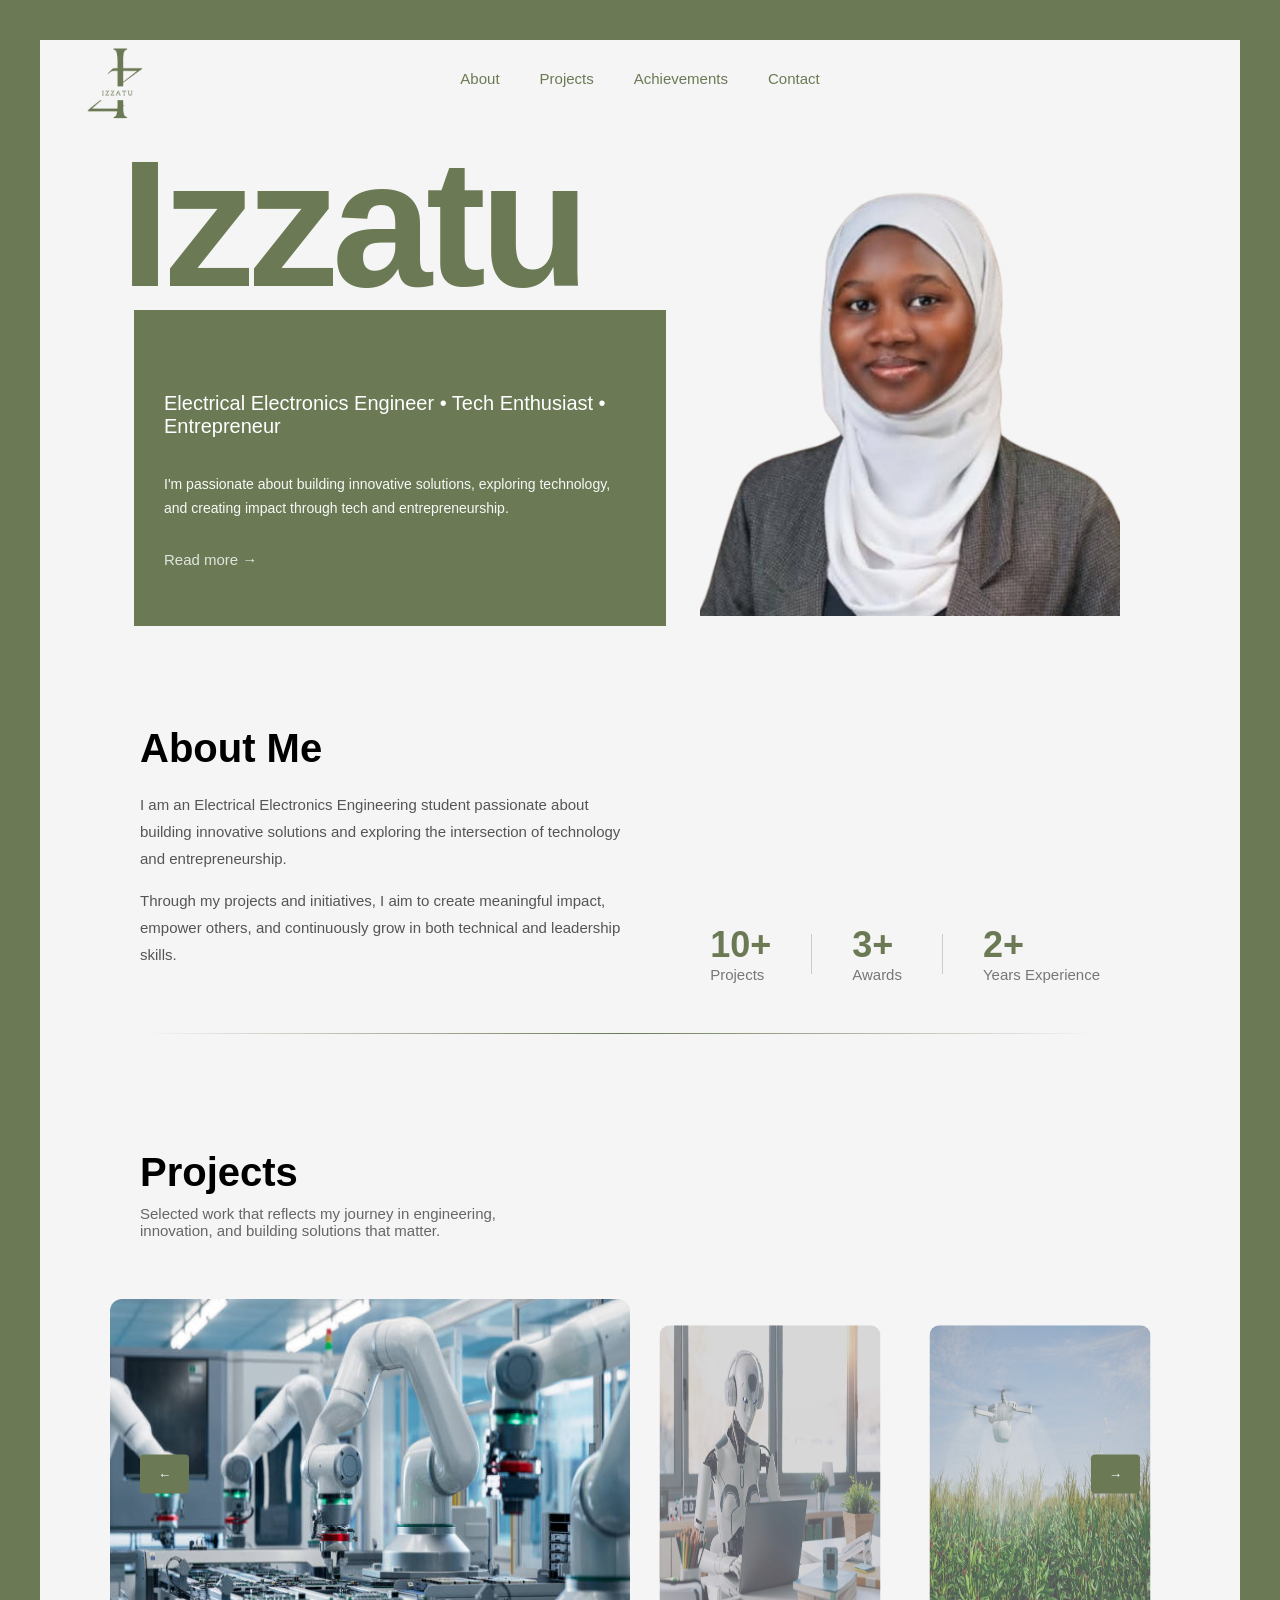
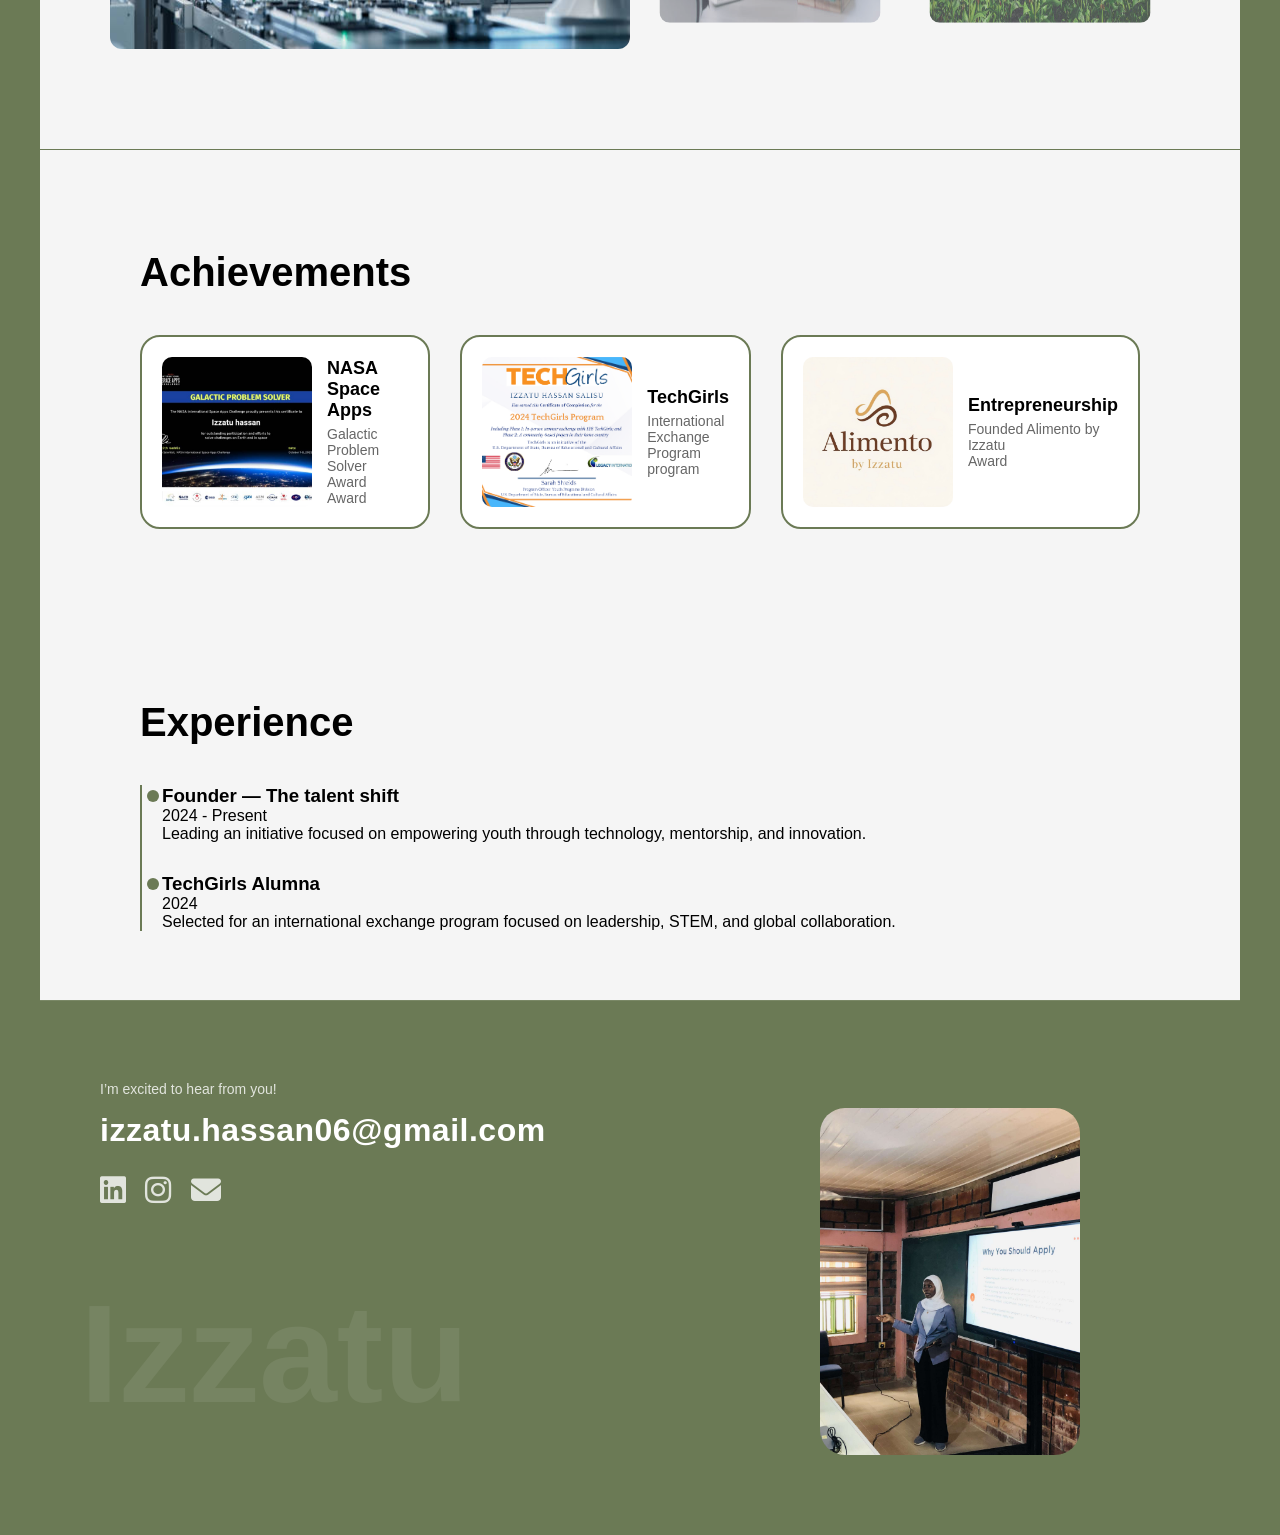
<file: index.html>
<!DOCTYPE html>
<html lang="en">
<head>
  <meta name="viewport" content="width=device-width, initial-scale=1.0">
  <meta charset="UTF-8">
  <title>Portfolio</title>
  <link rel="stylesheet" href="portfolio-1.css">
  <link rel="stylesheet" href="https://cdnjs.cloudflare.com/ajax/libs/font-awesome/6.5.0/css/all.min.css">
</head>
<body>

<div class="container">

  <div class="green-bg">
  <p class="tagline">Electrical Electronics Engineer • Tech Enthusiast • Entrepreneur</p>

  <p class="about-snippet">
    I'm passionate about building innovative solutions, exploring technology, and creating impact through tech and entrepreneurship.
  </p>
  <p class="read-more">Read more →</p>
</div>

  <div class="top-bar">
    <img src="my.png" class="logo">
  </div>

  <div class="labels">
  <a href="#about">About</a>
  <a href="#projects">Projects</a>
  <a href="#achievements">Achievements</a>
  <a href="#contact">Contact</a>
</div>

  <h1 class="big-text">Izzatu</h1>

  <div class="image-wrapper">
    <img src="izzy.png" alt="model">
  </div>

</div>

<section class="about-section" id="about">

  <div class="about-container">

    <div class="about-content">

      <div class="about-text">
        <h2>About Me</h2>

        <p>
          I am an Electrical Electronics Engineering student passionate about building innovative solutions and exploring the intersection of technology and entrepreneurship.
        </p>

        <p>
          Through my projects and initiatives, I aim to create meaningful impact, empower others, and continuously grow in both technical and leadership skills.
        </p>
      </div>


      <div class="stats-row">
        <div class="stat">
          <h3>10+</h3>
          <p>Projects</p>
        </div>

        <div class="divider-vertical"></div>

        <div class="stat">
          <h3>3+</h3>
          <p>Awards</p>
        </div>

        <div class="divider-vertical"></div>

        <div class="stat">
          <h3>2+</h3>
          <p>Years Experience</p>
        </div>
      </div>

    </div>

    <hr class="divider">

  </div>

</section>

<section class="projects-section" id="projects">

  <div class="projects-container">

    <h2>Projects</h2>
    <p class="projects-desc">
      Selected work that reflects my journey in engineering, innovation, and building solutions that matter.
    </p>

    <div class="carousel">

      <button class="nav prev">←</button>

      <div class="carousel-track">

        <img src="d1.jpg" class="carousel-item active">
        <img src="d2.jpg" class="carousel-item">
        <img src="d3.jpg" class="carousel-item">

      </div>

      <button class="nav next">→</button>

    </div>

  </div>
</section>

<section class="experience-section">

  <div class="section-container">

    <h2>Experience</h2>

    <div class="timeline">

      <div class="exp-item">
        <h3>Founder — The talent shift </h3>
        <span>2024 - Present</span>
        <p>
          Leading an initiative focused on empowering youth through technology, mentorship, and innovation.
        </p>
      </div>

      <div class="exp-item">
        <h3>TechGirls Alumna</h3>
        <span>2024</span>
        <p>
          Selected for an international exchange program focused on leadership, STEM, and global collaboration.
        </p>
      </div>

    </div>

  </div>

</section>


<section class="achievements-section" id="achievements">

  <div class="section-container">

    <h2>Achievements</h2>

    <div class="achievements-grid">

      <div class="achievement-card">
        <img src="a4.jpg" alt="NASA Space Apps">
        <div class="achievement-text">
          <h3>NASA Space Apps</h3>
          <p>Galactic Problem Solver Award</p>
          <p class="tag">Award</p>
        </div>
      </div>

      <div class="achievement-card">
        <img src="a2.png" alt="TechGirls">
        <div class="achievement-text">
          <h3>TechGirls</h3>
          <p>International Exchange Program</p>
          <p class="tag">program</p>
        </div>
      </div>

      <div class="achievement-card">
        <img src="Logo.png" alt="Entrepreneurship">
        <div class="achievement-text">
          <h3>Entrepreneurship</h3>
          <p>Founded Alimento by Izzatu</p>
          <p class="tag">Award</p>
        </div>
      </div>

    </div>

  </div>

</section>

<hr class="section-divider">

<section class="vision-section">

  <div class="section-container">

    <h2>Vision</h2>
    <p class="vision-text">
      To create impactful solutions that bridge technology and real-world challenges,
      while empowering the next generation of innovators.
    </p>

    <div class="quote-box">
      <p>
        “Empowering youth to unlock their potential and shape
        the future through innovation.”
      </p>
    </div>

  </div>

</section>

<footer class="footer">

  <div class="footer-content"   id="contact">

    <div class="footer-left">
      <p class="footer-heading">I’m excited to hear from you!</p>
      <h2>izzatu.hassan06@gmail.com</h2>

     <div class="footer-icons">
  <a href="#"><i class="fab fa-linkedin"></i></a>
  <a href="#"><i class="fab fa-instagram"></i></a>
  <a href="mailto:izzatu.hassan06@gmail.com"><i class="fas fa-envelope"></i></a>
</div>

    <div class="footer-right">
      <img src="iz.jpg" alt="preview">
    </div>

  </div>

  <h1 class="footer-big">Izzatu</h1>

</footer>
<script>
  const items = document.querySelectorAll(".carousel-item");
  const nextBtn = document.querySelector(".next");
  const prevBtn = document.querySelector(".prev");

  let index = 0;

  function updateCarousel() {
    items.forEach((item, i) => {
      item.classList.remove("active");
      if (i === index) {
        item.classList.add("active");
      }
    });
  }

  nextBtn.addEventListener("click", () => {
    index = (index + 1) % items.length;
    updateCarousel();
  });

  prevBtn.addEventListener("click", () => {
    index = (index - 1 + items.length) % items.length;
    updateCarousel();
  });
</script>

<script>
  const quote = document.querySelector(".quote-box");

  window.addEventListener("scroll", () => {
    const trigger = window.innerHeight * 0.85;
    const top = quote.getBoundingClientRect().top;

    if (top < trigger) {
      quote.classList.add("show");
    }
  });
</script>

</body>
</html>
</file>
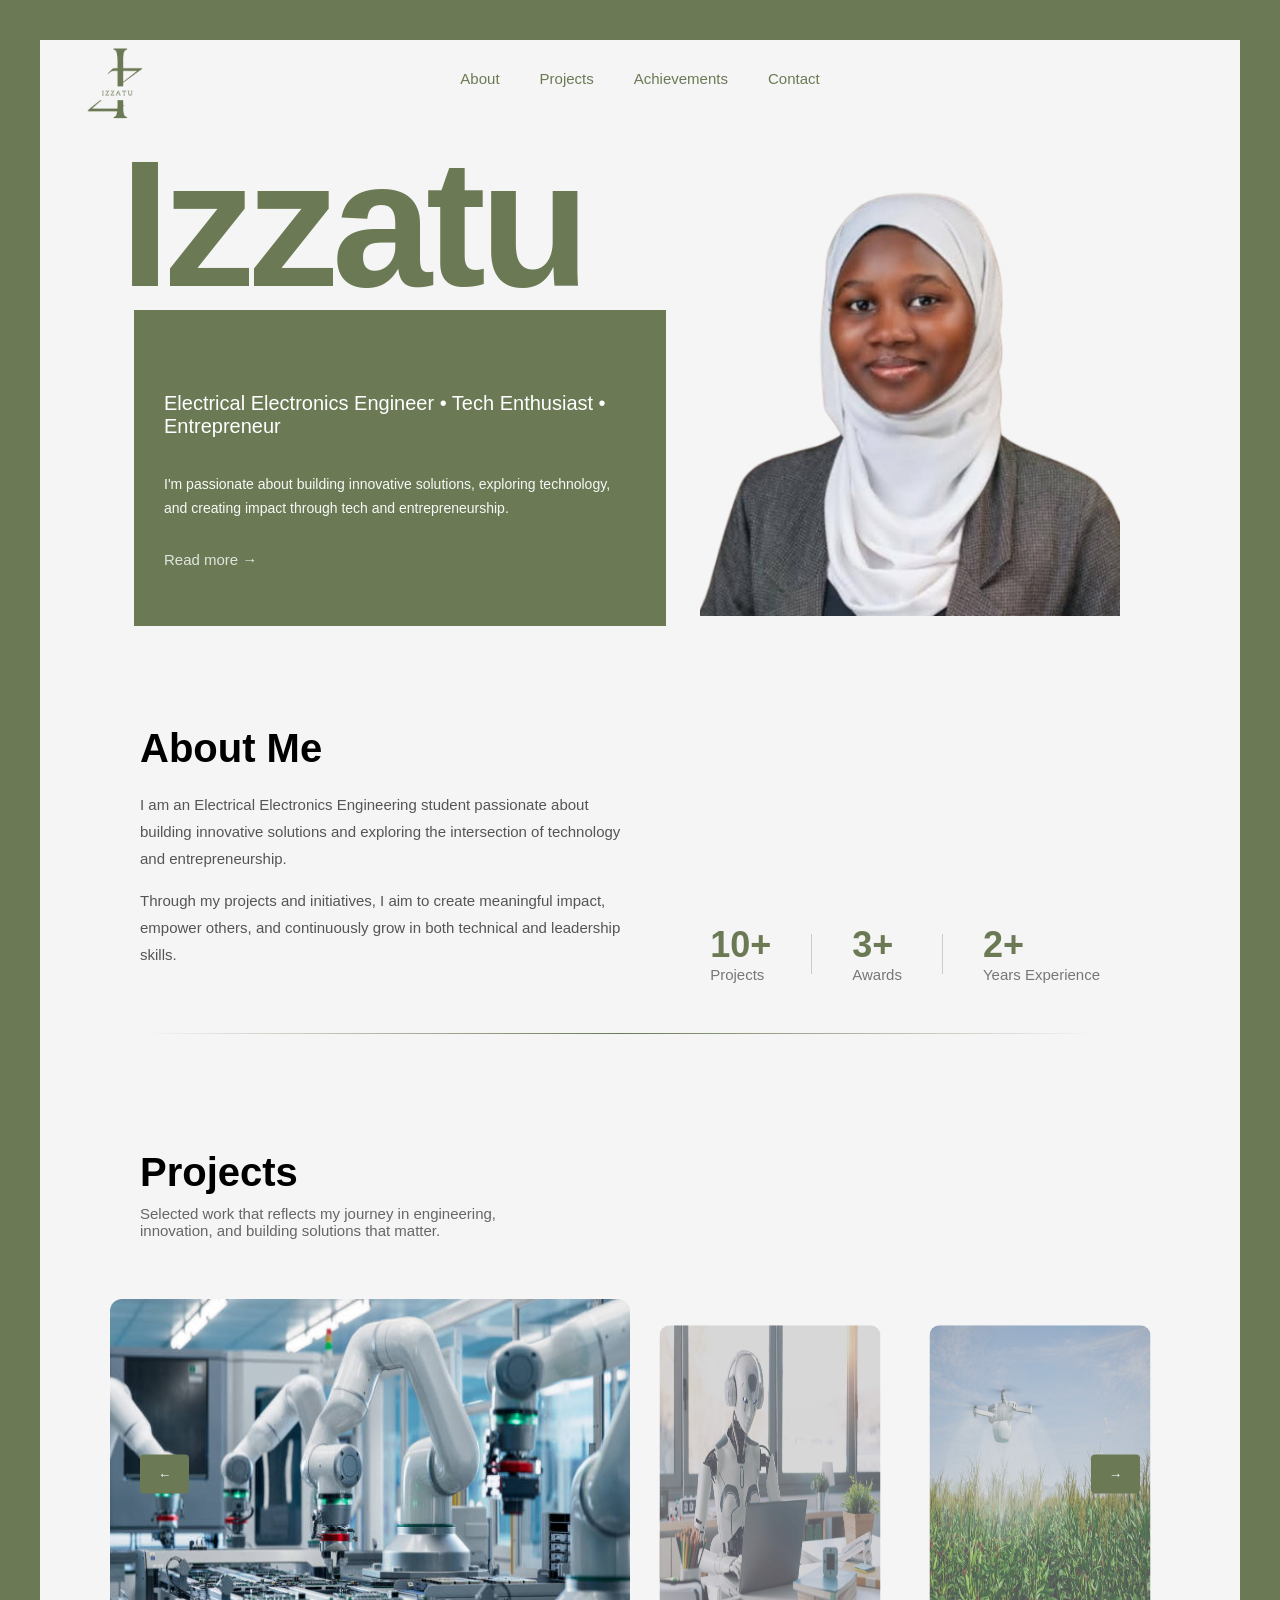
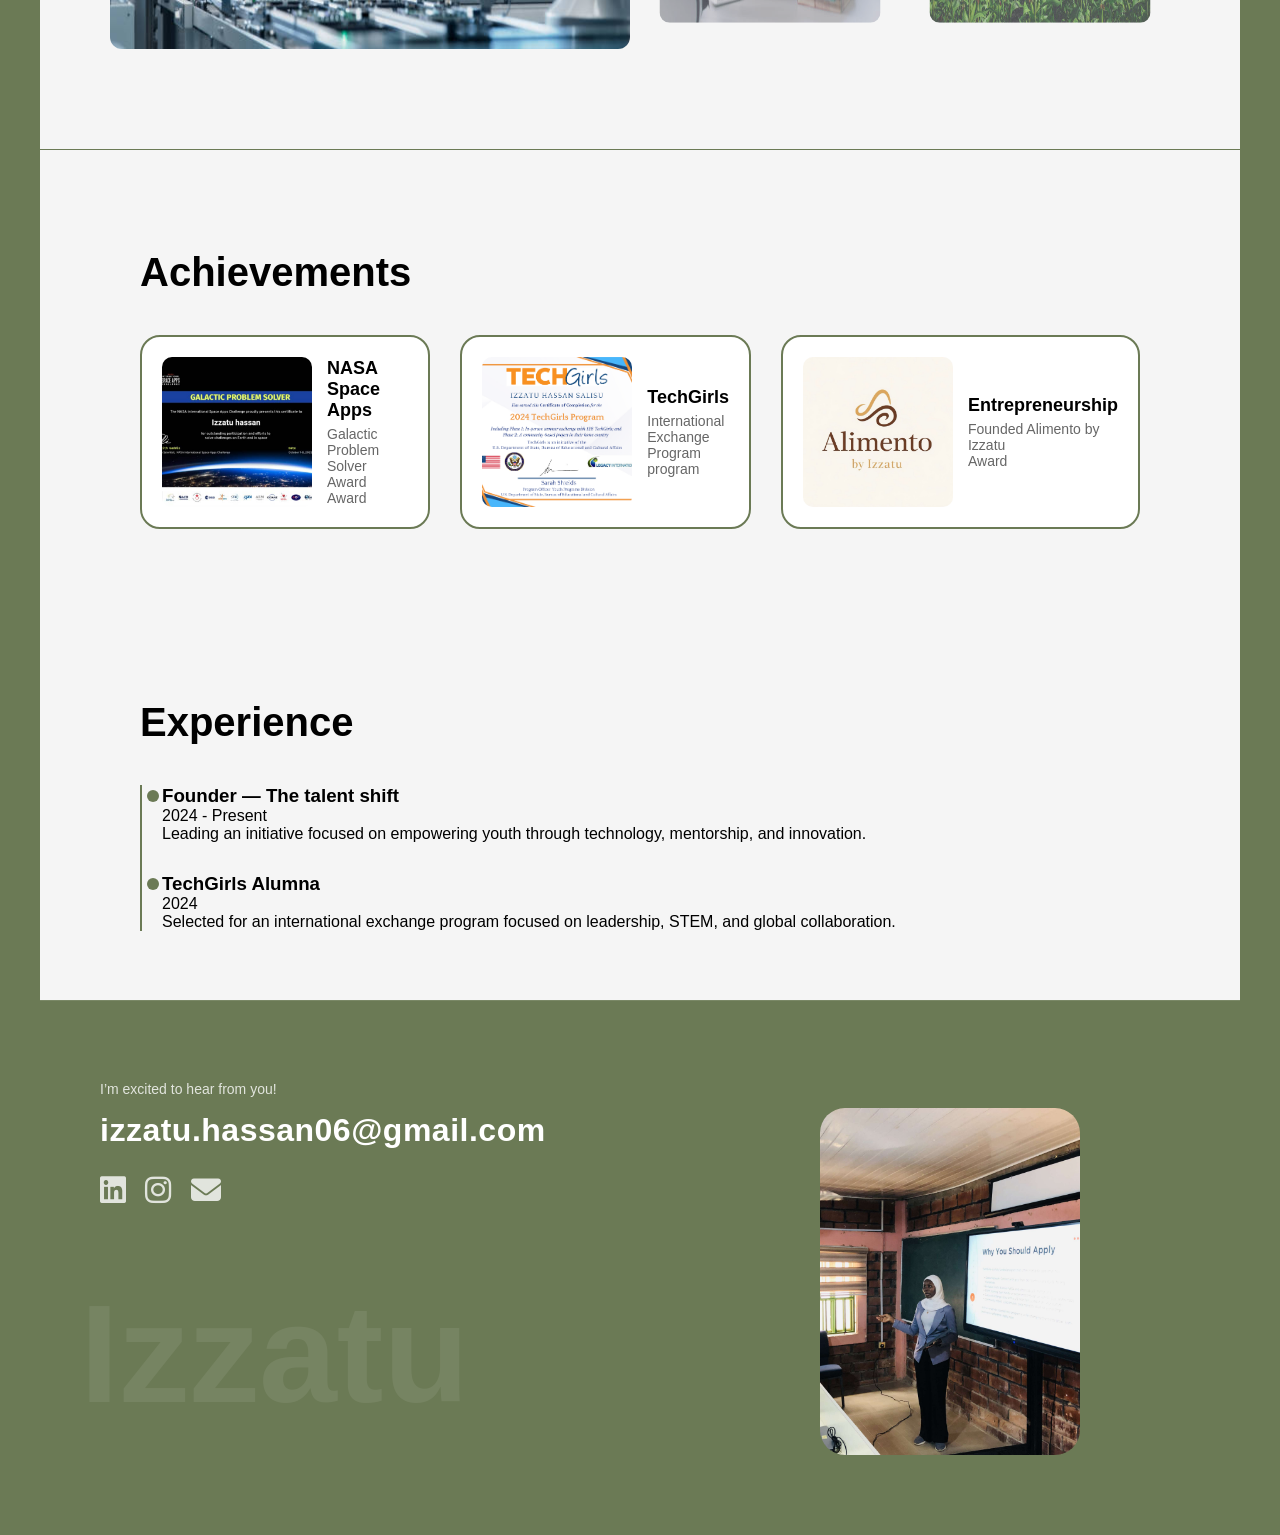
<file: portfolio.html>
<!DOCTYPE html>
<html lang="en">
<head>
  <meta charset="UTF-8">
  <title>Portfolio</title>
  <link rel="stylesheet" href="portfolio-1.css">
  <link rel="stylesheet" href="https://cdnjs.cloudflare.com/ajax/libs/font-awesome/6.5.0/css/all.min.css">
</head>
<body>

<div class="container">

  <div class="green-bg">
  <p class="tagline">Electrical Electronics Engineer • Tech Enthusiast • Entrepreneur</p>

  <p class="about-snippet">
    I'm passionate about building innovative solutions, exploring technology, and creating impact through tech and entrepreneurship.
  </p>
  <p class="read-more">Read more →</p>
</div>

  <div class="top-bar">
    <img src="my.png" class="logo">
  </div>

  <div class="labels">
  <a href="#about">About</a>
  <a href="#projects">Projects</a>
  <a href="#achievements">Achievements</a>
  <a href="#contact">Contact</a>
</div>

  <h1 class="big-text">Izzatu</h1>

  <div class="image-wrapper">
    <img src="izzy.png" alt="model">
  </div>

</div>

<section class="about-section" id="about">

  <div class="about-container">

    <div class="about-content">

      <div class="about-text">
        <h2>About Me</h2>

        <p>
          I am an Electrical Electronics Engineering student passionate about building innovative solutions and exploring the intersection of technology and entrepreneurship.
        </p>

        <p>
          Through my projects and initiatives, I aim to create meaningful impact, empower others, and continuously grow in both technical and leadership skills.
        </p>
      </div>


      <div class="stats-row">
        <div class="stat">
          <h3>10+</h3>
          <p>Projects</p>
        </div>

        <div class="divider-vertical"></div>

        <div class="stat">
          <h3>3+</h3>
          <p>Awards</p>
        </div>

        <div class="divider-vertical"></div>

        <div class="stat">
          <h3>2+</h3>
          <p>Years Experience</p>
        </div>
      </div>

    </div>

    <hr class="divider">

  </div>

</section>

<section class="projects-section" id="projects">

  <div class="projects-container">

    <h2>Projects</h2>
    <p class="projects-desc">
      Selected work that reflects my journey in engineering, innovation, and building solutions that matter.
    </p>

    <div class="carousel">

      <button class="nav prev">←</button>

      <div class="carousel-track">

        <img src="d1.jpg" class="carousel-item active">
        <img src="d2.jpg" class="carousel-item">
        <img src="d3.jpg" class="carousel-item">

      </div>

      <button class="nav next">→</button>

    </div>

  </div>
</section>

<section class="experience-section">

  <div class="section-container">

    <h2>Experience</h2>

    <div class="timeline">

      <div class="exp-item">
        <h3>Founder — The talent shift </h3>
        <span>2024 - Present</span>
        <p>
          Leading an initiative focused on empowering youth through technology, mentorship, and innovation.
        </p>
      </div>

      <div class="exp-item">
        <h3>TechGirls Alumna</h3>
        <span>2024</span>
        <p>
          Selected for an international exchange program focused on leadership, STEM, and global collaboration.
        </p>
      </div>

    </div>

  </div>

</section>


<section class="achievements-section" id="achievements">

  <div class="section-container">

    <h2>Achievements</h2>

    <div class="achievements-grid">

      <div class="achievement-card">
        <img src="a4.jpg" alt="NASA Space Apps">
        <div class="achievement-text">
          <h3>NASA Space Apps</h3>
          <p>Galactic Problem Solver Award</p>
          <p class="tag">Award</p>
        </div>
      </div>

      <div class="achievement-card">
        <img src="a2.png" alt="TechGirls">
        <div class="achievement-text">
          <h3>TechGirls</h3>
          <p>International Exchange Program</p>
          <p class="tag">program</p>
        </div>
      </div>

      <div class="achievement-card">
        <img src="Logo.png" alt="Entrepreneurship">
        <div class="achievement-text">
          <h3>Entrepreneurship</h3>
          <p>Founded Alimento by Izzatu</p>
          <p class="tag">Award</p>
        </div>
      </div>

    </div>

  </div>

</section>

<hr class="section-divider">

<section class="vision-section">

  <div class="section-container">

    <h2>Vision</h2>
    <p class="vision-text">
      To create impactful solutions that bridge technology and real-world challenges,
      while empowering the next generation of innovators.
    </p>

    <div class="quote-box">
      <p>
        “Empowering youth to unlock their potential and shape
        the future through innovation.”
      </p>
    </div>

  </div>

</section>

<footer class="footer">

  <div class="footer-content"   id="contact">

    <div class="footer-left">
      <p class="footer-heading">I’m excited to hear from you!</p>
      <h2>izzatu.hassan06@gmail.com</h2>

     <div class="footer-icons">
  <a href="#"><i class="fab fa-linkedin"></i></a>
  <a href="#"><i class="fab fa-instagram"></i></a>
  <a href="mailto:izzatu.hassan06@gmail.com"><i class="fas fa-envelope"></i></a>
</div>

    <div class="footer-right">
      <img src="iz.jpg" alt="preview">
    </div>

  </div>

  <h1 class="footer-big">Izzatu</h1>

</footer>
<script>
  const items = document.querySelectorAll(".carousel-item");
  const nextBtn = document.querySelector(".next");
  const prevBtn = document.querySelector(".prev");

  let index = 0;

  function updateCarousel() {
    items.forEach((item, i) => {
      item.classList.remove("active");
      if (i === index) {
        item.classList.add("active");
      }
    });
  }

  nextBtn.addEventListener("click", () => {
    index = (index + 1) % items.length;
    updateCarousel();
  });

  prevBtn.addEventListener("click", () => {
    index = (index - 1 + items.length) % items.length;
    updateCarousel();
  });
</script>

<script>
  const quote = document.querySelector(".quote-box");

  window.addEventListener("scroll", () => {
    const trigger = window.innerHeight * 0.85;
    const top = quote.getBoundingClientRect().top;

    if (top < trigger) {
      quote.classList.add("show");
    }
  });
</script>

</body>
</html>
</file>
<file: portfolio-1.css>
* 
{
  margin: 0;
  padding: 0;
  box-sizing: border-box;
  font-family: Arial, sans-serif;
}

body 
{
   background: #6b7a55;
  display: flex;
  justify-content: center;
}

.container 
{
  position: absolute;
  top:40px;
  width: 1200px;
  height: 600px;
  background: #f5f5f5;
  overflow: hidden;
  padding: 20px;
}

.top-bar 
{
  display: flex;
  justify-content: space-between;
  align-items: center;
}

.logo {
    width: 180px;   
    height: auto;   
    top: -40px;
    position: absolute;
    margin-left: -30px;
}
.labels 
{
  position: absolute;
  top: 30px;
  left: 50%;
  transform: translateX(-50%);
  display: flex;
  gap: 40px;
  text-decoration: none;
  color: black;
  font-size: 15px;
  font-weight: 500;
}

.labels a 
{
  position: relative;
  text-decoration: none;
  color: #6b7a55 ;
  font-size: 15px;
  font-weight: 500;
}

.labels a::after 
{
  content: "";
  position: absolute;
  left: 0;
  bottom: -5px;
  width: 0%;
  height: 2px;
  background: #6b7a55;
  transition: width 0.3s ease;
}

.labels a:hover::after 
{
  width: 100%;
}

.big-text 
{
  position: absolute;
  top: 80px;
  left: 80px;
  font-size: 180px;
  font-family:'inter', sans-serif;
  font-weight: 900;
  color: #6b7a55;
  z-index: 2;
  letter-spacing: -6px;
}

.big-text 
{
  animation: fadeIn 1.2s ease forwards;
}

.tagline 
{
  color: white;
  font-size: 20px;
  padding: 0 30px;
  margin-bottom: 35px;
  font-weight: 500;
}

.about-snippet 
{
  color: white;
  font-size: 14px;
  line-height: 1.7;
  padding: 0 30px;
  margin-bottom: 30px;
  opacity: 0.95;
}

.read-more 
{
  color: white;
  font-size: 15px;
  padding: 0 30px;
  cursor: pointer;
  opacity: 0.8;
}

.read-more:hover 
{
  transform: translateX(5px);
  transition: 0.3s;
}

.image-wrapper 
{
  position: absolute;
  bottom: 20px;
  right: 120px;
  z-index: 1;
}

.image-wrapper img 
{
  animation: zoomIn 1.2s ease forwards;
}

.image-wrapper img 
{
  width: 420px;
}

.green-bg 
{
  position: absolute;
  top: 270px;
  left: 94px;
  width: 532px;
  height: 340px;
  background: #6b7a55;
  z-index: 0;

  display: flex;
  flex-direction: column;
  justify-content: center;
}
.green-bg 
{
  animation: slideUp 1s ease forwards;
}

html 
{
  scroll-behavior: smooth;
}

.about-section 
{
  background: #f5f5f5;
  padding: 100px 40px;
  position: absolute;
  top: 626px;
  width: 1200px;
}

.about-content 
{
  display: flex;
  justify-content: space-between;
  align-items: flex-end; 
}

.about-text 
{
  max-width: 500px;
  margin-left: 60px;
}

.about-text h2 
{
  font-size: 40px;
  margin-bottom: 20px;
}

.about-text p 
{
  font-size: 15px;
  line-height: 1.8;
  color: #555;
  margin-bottom: 15px;
}

.stats-row 
{
  display: flex;
  align-items: center;
  gap: 40px;
  margin-right: 100px;
}

.stat h3 
{
  font-size: 36px;
  color: #6b7a55;
}

.stat p 
{
  font-size: 15px;
  color: #777;
}

.divider-vertical 
{
  width: 1px;
  height: 40px;
  background: #ccc;
}

.divider 
{
  margin-top: 50px;
  margin-left: 65px;
  border: none;
  height: 1px;
  width:950px;
  background: linear-gradient(to right, transparent, #6b7a55, transparent);
}

.projects-section {
  background: #f5f5f5;
  padding: 100px 40px;
  width: 1200px;
  position: absolute;
  top: 1050px;
  width: 1200px;
}

.projects-container {
  max-width: 1000px;
  margin: auto;
}

.projects-container h2 {
  font-size: 40px;
  margin-bottom: 10px;
}

.projects-desc {
  font-size: 15px;
  color: #666;
  max-width: 400px;
  margin-bottom: 60px;
}

.carousel {
  position: relative;
  display: flex;
  justify-content: center;
  align-items: center;
}

.carousel-track {
  display: flex;
  align-items: center;
  justify-content: center;
  gap: 10px; 
  transition: transform 0.5s ease;
}

.carousel-item {
  flex: 0 0 260px;
  width: 260px;
  height: 350px;
  border-radius: 12px;
  transition: all 0.4s ease;
  opacity: 0.7;
  transform: scale(0.85);
  filter: brightness(0.85);
}

.carousel-item img {
  width: 100%;
  height: 300px;
  object-fit: cover;
  border-radius: 12px;
}

.carousel-item.active {
  width: 520px;
  height: 350px;
  opacity: 1;
  transform: scale(1);
  z-index: 2;
  filter: brightness(1);
}

.nav {
  position: absolute;
  top: 50%;
  transform: translateY(-50%);
  background: #6b7a55;
  color: white;
  border: none;
  padding: 12px 18px;
  cursor: pointer;
  border-radius: 4px;
  z-index: 3;
  transition: 0.3s;
}

.nav:hover {
  background: #556644;
}

.prev {
  position: absolute;
  left: 0;
}

.achievements-section {
  padding: 100px 40px;
  background: #f5f5f5;
  position: absolute;
  top:1750px;
  margin-left: 0px;
  width:1200px

}
.achievements-section h2 {
  font-size: 40px;
  margin-bottom: 40px;
}

.achievements-grid {
  display: flex;
  gap: 30px;
  margin-top: 40px;
}

.achievement-card {
  display: flex;
  align-items: center;
  gap: 15px;
  padding: 20px;
  border-radius: 20px;
  background: #fff;
  border: 2px solid #6b7a55;
  flex: 1;
  transition: 0.3s ease;
}
.achievement-card img {
  width: 150px;
  height: 150px;
  object-fit: cover;
  border-radius: 10px;
}
.achievement-text h3 {
  font-size: 18px;
  margin-bottom: 5px;
}

.achievement-text p {
  font-size: 14px;
  color: #666;
}
.achievement-card:hover {
  transform: translateY(-6px);
  box-shadow: 0 10px 25px rgba(0,0,0,0.08);
}
.next {
  position: absolute;
  right: 0;
}

.experience-section {
  padding: 100px 40px;
  background: #f5f5f5;
  position: absolute;
  top:2200px;
  width:1200px;
}

.section-container {
  max-width: 1000px;
  margin: auto;
}

.experience-section h2 {
  font-size: 40px;
  margin-bottom: 40px;
}

.timeline {
  border-left: 2px solid #6b7a55;
  padding-left: 20px;
}

.exp-item {
  margin-bottom: 30px;
  position: relative;
}

.exp-item::before {
  content: "";
  position: absolute;
  left: -15px;
  top: 5px;
  width: 12px;
  height: 12px;
  background: #6b7a55;
  border-radius: 50%;
}

.vision-section
{
  padding: 100px 40px;
  background: #f5f5f5;
  position: absolute;
  top:2600px;
  width:1200px
}
.quote-section {
  padding: 100px 40px;
  background: #f5f5f5;
  position: absolute;
  top:2800px;
  width:1200px
}

.quote-section blockquote {
  font-size: 26px;
  font-style: italic;
  text-align: center;
  max-width: 700px;
  margin: auto;
  color: #333;
  position: relative;
}

.quote-section blockquote::before {
  content: "“";
  font-size: 60px;
  color: #6b7a55;
  position: absolute;
  left: -20px;
  top: -20px;
}
.section-divider {
  margin: 80px 60px;
  border: none;
  height: 1px;
  background: #ccc;
}

.vision-section {
  padding: 60px 40px;
}

.vision-text {
  max-width: 600px;
  font-size: 16px;
  color: #555;
  margin-top: 15px;
  line-height: 1.7;
}

.quote-box {
  margin-top: 60px;
  text-align: center;

  opacity: 0;
  transform: translateY(40px);
  transition: all 0.8s ease;
}

.quote-box.show {
  opacity: 1;
  transform: translateY(0);
}

.quote-box p {
  font-size: 24px;
  font-style: italic;
  color: #222;
  max-width: 1200px;
  margin: auto;
}

.footer {
  background: #6b7a55;
  color: white;
  padding: 80px 60px;
  position: relative;
  overflow: hidden;
  position: absolute;
  top: 2600px;
  width: 1200px;
  border-top: 1px solid rgba(255,255,255,0.1);
}

.footer-content {
  display: flex;
  justify-content: space-between;
  align-items: center;
  gap: 40px;
}

.footer-left {
  max-width: 500px;
}

.footer-right {
  flex: 1;
  display: flex;
  justify-content: center;
}
.footer-heading {
  font-size: 14px;
  opacity: 0.8;
}

.footer-left h2 {
  font-size: 32px;
  margin: 15px 0 25px;
  letter-spacing: 0.5px;
}
.footer-icons span {
  margin-right: 10px;
  opacity: 0.6;
}

.footer-right img {
  width: 260px;
  border-radius: 25px;
  margin-left: 1200px;
  margin-top:-100px;
  object-fit: cover;
}

.footer a {
  text-decoration: none;
  color: #fff;
  font-size: 14px;
  opacity: 0.8;
  transition: all 0.3s ease;
}

.footer a:hover {
  opacity: 1;
  color: #ffffff;
  text-shadow: 0 0 8px rgba(255,255,255,0.6);
  transform: translateX(5px);
}

.footer-icons a {
  color: white;
  font-size: 30px;
  margin-right: 15px;
  transition: 0.3s ease;
}

.footer-icons a:hover {
  transform: translateY(-5px) scale(1.2);
  text-shadow: 0 0 10px rgba(255,255,255,0.8);
}

.footer-big {
  position: absolute;
  bottom: 100px;
  left: 40px;
  font-size: 140px;
  font-weight: 900;
  color: rgba(255,255,255,0.08);
}
</file>
